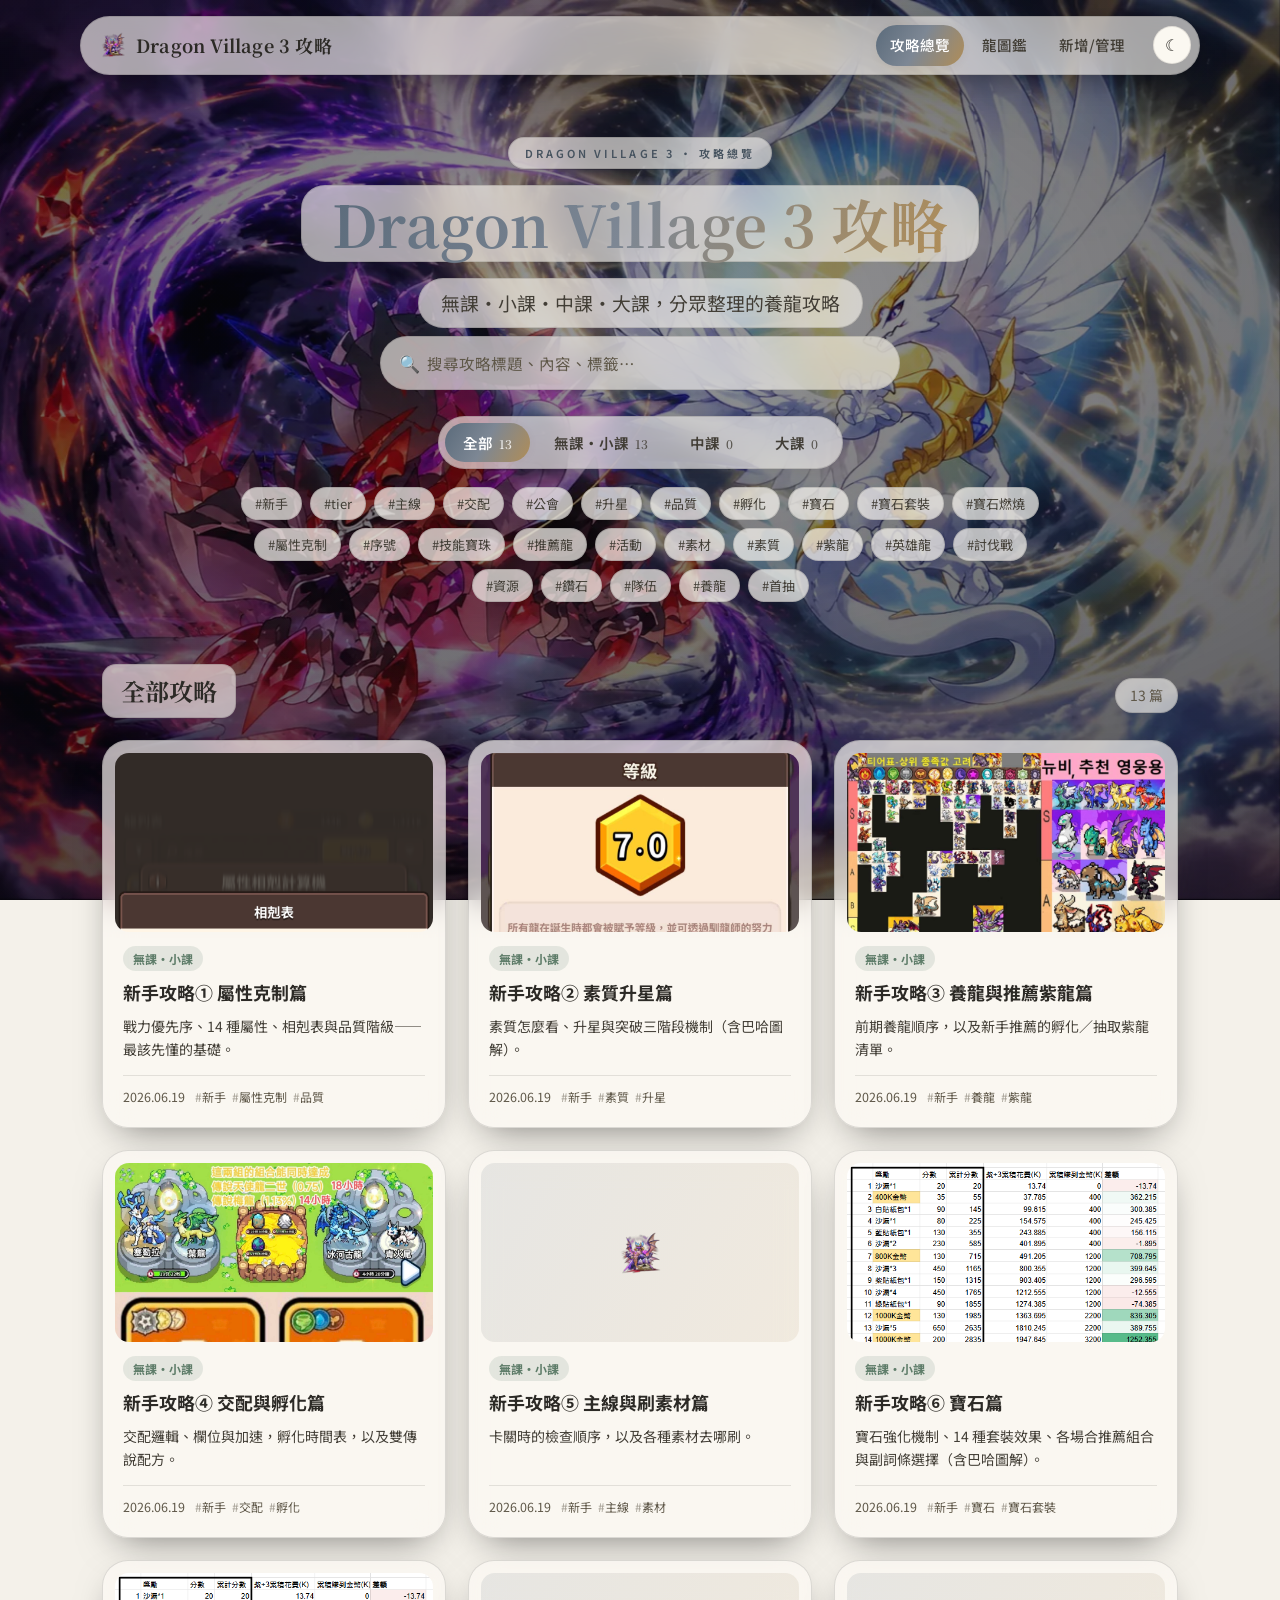
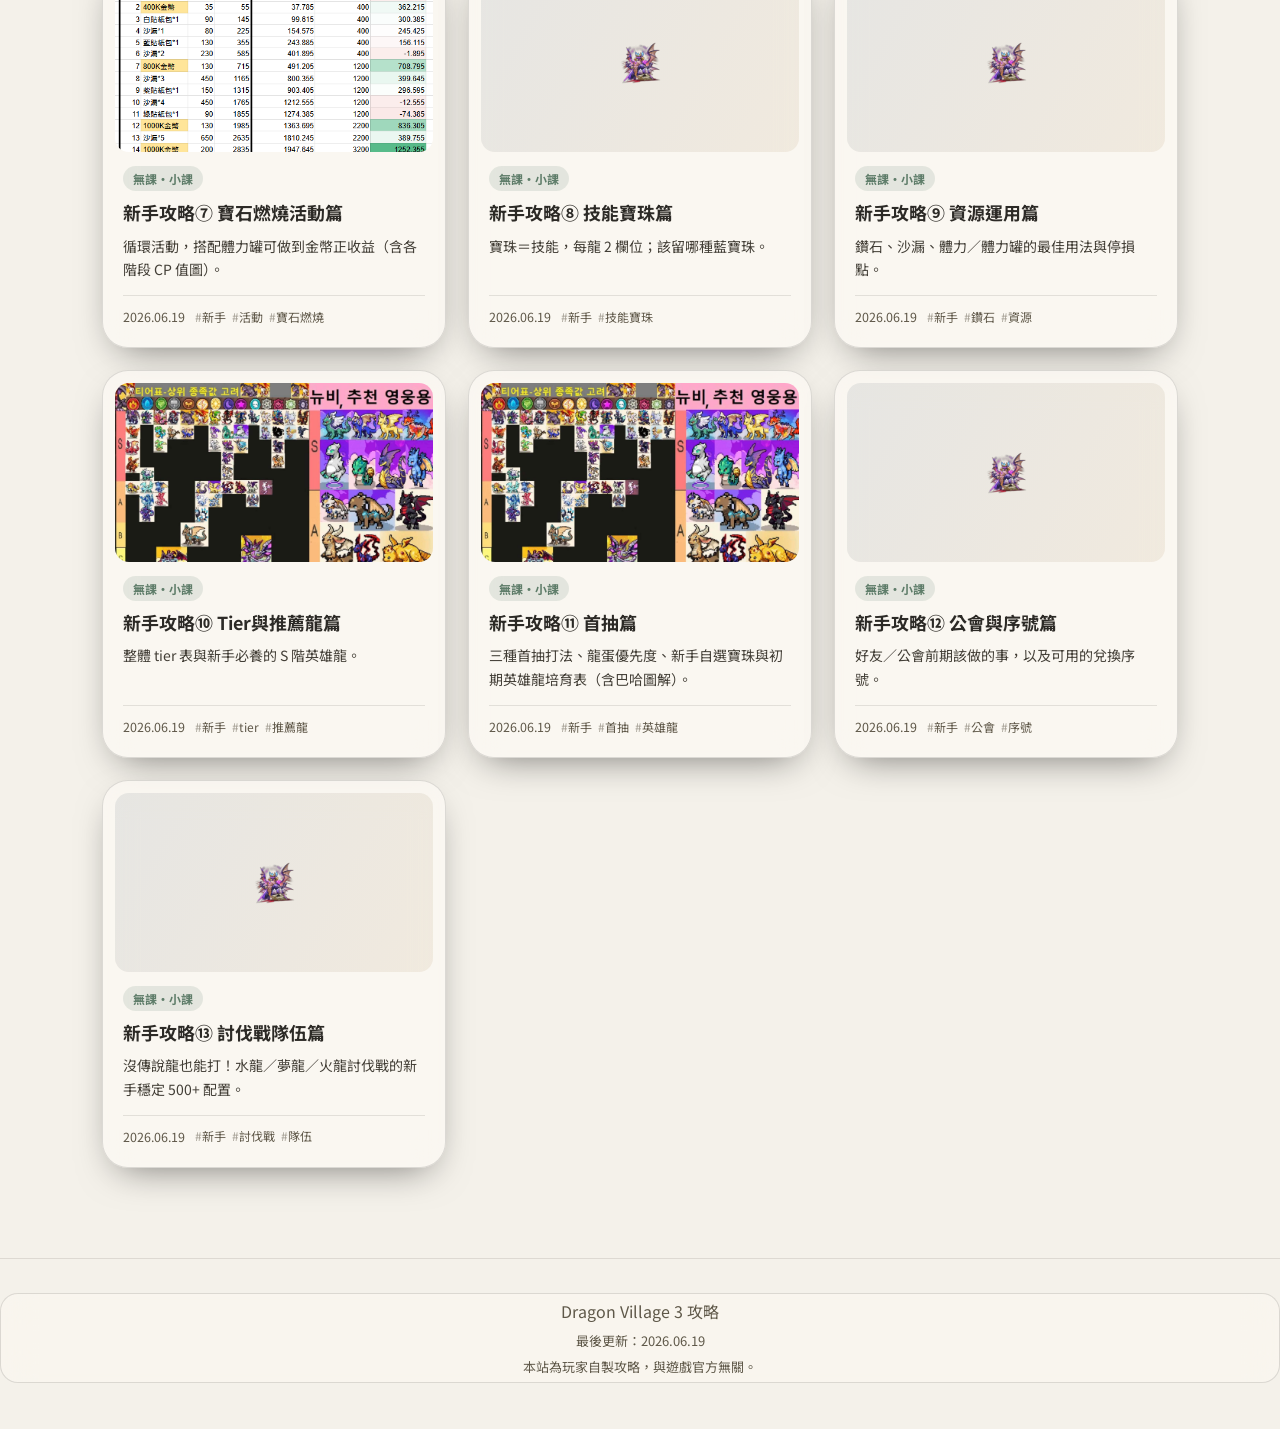
<file: index.html>
<!DOCTYPE html>
<html lang="zh-Hant" data-theme="light">
<head>
  <meta charset="UTF-8" />
  <meta name="viewport" content="width=device-width, initial-scale=1.0" />
  <title>Dragon Village 3 攻略</title>
  <meta name="description" content="Dragon Village 3 養龍攻略，依無課・小課／中課／大課分類整理。" />
  <link rel="icon" type="image/webp" href="assets/img/dragons/dragonslayer.webp" />
  <link rel="stylesheet" href="assets/css/style.css" />
</head>
<body>

  <main class="wrap">
    <!-- Hero -->
    <section class="hero">
      <span class="eyebrow" id="hero-eyebrow">Dragon Village 3 · 攻略總覽</span>
      <h1><span class="grad" id="hero-title">Dragon Village 3 攻略</span></h1>
      <p class="lead" id="hero-lead">無課・小課・中課・大課，分眾整理的養龍攻略</p>

      <div class="search-shell">
        <span class="icon">🔍</span>
        <input class="search-input" id="search" type="search" placeholder="搜尋攻略標題、內容、標籤…" autocomplete="off" />
      </div>

      <div class="tier-tabs" id="tier-tabs"></div>
      <div class="tag-row" id="tag-row"></div>
    </section>

    <!-- 攻略列表 -->
    <section class="section">
      <div class="section-head">
        <h2 id="list-title">全部攻略</h2>
        <span class="muted" id="list-count"></span>
      </div>
      <div class="guide-grid" id="grid"></div>
      <div class="empty" id="empty" style="display:none">
        <div class="big">🥚</div>
        <p>這個分類還沒有攻略。</p>
        <p>到「新增/管理」頁就能加入第一篇！</p>
      </div>
    </section>
  </main>

  <script src="assets/data/guides.js"></script>
  <script src="assets/js/common.js"></script>
  <script src="assets/js/index.js"></script>
</body>
</html>
</file>
<file: assets/css/style.css>
/* =============================================================
 * Dragon Village 3 攻略站 — 樣式 (style.css)
 * 風格：奇幻可愛 × 好讀。支援亮/暗模式 (html[data-theme])。
 * ============================================================= */

/* ---------- 字體 ---------- */
@import url('https://fonts.googleapis.com/css2?family=Noto+Serif+TC:wght@500;600;700;900&family=Noto+Sans+TC:wght@300;400;500;700&display=swap');

/* ---------- 設計變數（亮色為預設） ---------- */
:root {
  --font-base: "Noto Sans TC", system-ui, -apple-system, "Microsoft JhengHei", sans-serif;
  --font-display: "Noto Serif TC", "Noto Sans TC", serif;

  --bg: #f4f1ea;
  --bg-soft: #eae3d4;
  --surface: #fbf8f1;
  --surface-2: #f2ede1;
  --glass: rgba(251, 248, 241, 0.78);

  --text: #2c2a26;
  --text-soft: #6b6456;
  --text-faint: #9b9384;

  --hairline: rgba(60, 52, 40, 0.12);
  --hairline-strong: rgba(60, 52, 40, 0.2);

  --primary: #5b6b7b;
  --primary-ink: #46535f;
  --accent: #b08d57;
  --accent-2: #9a7b5a;

  --grad: linear-gradient(120deg, #5b6b7b 0%, #7d8794 48%, #b08d57 100%);
  --grad-soft: linear-gradient(120deg, rgba(91,107,123,.12), rgba(176,141,87,.12));

  --tier-free: #5f7d6a;
  --tier-free-bg: rgba(95, 125, 106, 0.14);
  --tier-mid: #5a6b85;
  --tier-mid-bg: rgba(90, 107, 133, 0.14);
  --tier-whale: #a8763e;
  --tier-whale-bg: rgba(168, 118, 62, 0.16);

  --shadow-sm: 0 2px 10px rgba(60, 50, 35, 0.06);
  --shadow-md: 0 14px 34px -16px rgba(60, 50, 35, 0.18);
  --shadow-lg: 0 30px 64px -28px rgba(60, 50, 35, 0.26);

  --radius-xl: 26px;
  --radius-lg: 18px;
  --radius-md: 13px;
  --radius-sm: 10px;

  --ease: cubic-bezier(0.32, 0.72, 0, 1);
  --ease-soft: cubic-bezier(0.22, 1, 0.36, 1);

  --maxw: 1120px;
}

html[data-theme="dark"] {
  --bg: #1a1714;
  --bg-soft: #221e18;
  --surface: #24201a;
  --surface-2: #2c281f;
  --glass: rgba(26, 23, 20, 0.72);

  --text: #ece6d8;
  --text-soft: #c2b8a4;
  --text-faint: #8f8676;

  --hairline: rgba(232, 222, 202, 0.1);
  --hairline-strong: rgba(232, 222, 202, 0.18);

  --primary: #9fb0c0;
  --primary-ink: #bcc8d4;
  --accent: #d4ad6f;
  --accent-2: #c2a079;

  --grad: linear-gradient(120deg, #7d8a98 0%, #9aa6b2 48%, #cda86a 100%);
  --grad-soft: linear-gradient(120deg, rgba(159,176,192,.16), rgba(212,173,111,.16));

  --tier-free: #7fa08c;
  --tier-free-bg: rgba(127, 160, 140, 0.16);
  --tier-mid: #8ea3c2;
  --tier-mid-bg: rgba(142, 163, 194, 0.16);
  --tier-whale: #d0a566;
  --tier-whale-bg: rgba(208, 165, 102, 0.18);

  --shadow-sm: 0 2px 12px rgba(0, 0, 0, 0.45);
  --shadow-md: 0 18px 40px -16px rgba(0, 0, 0, 0.6);
  --shadow-lg: 0 40px 80px -28px rgba(0, 0, 0, 0.72);
}

/* ---------- 基礎 ---------- */
* { box-sizing: border-box; }

html { scroll-behavior: smooth; -webkit-text-size-adjust: 100%; }

body {
  margin: 0;
  min-height: 100dvh;
  font-family: var(--font-base);
  color: var(--text);
  background: var(--bg);
  line-height: 1.7;
  overflow-x: hidden;
}

/* 背景奇幻光暈（固定、不影響捲動效能） */
body::before {
  content: "";
  position: fixed;
  inset: 0;
  z-index: -2;
  pointer-events: none;
  background:
    radial-gradient(42rem 42rem at 12% -8%, rgba(91, 107, 123, 0.10), transparent 62%),
    radial-gradient(34rem 34rem at 100% 0%, rgba(176, 141, 87, 0.09), transparent 62%),
    radial-gradient(40rem 40rem at 50% 120%, rgba(95, 125, 106, 0.07), transparent 62%);
}

a { color: var(--primary-ink); text-decoration: none; }
a:hover { text-decoration: underline; }
img { max-width: 100%; }

.wrap { width: 100%; max-width: var(--maxw); margin: 0 auto; padding: 0 22px; }

/* ---------- 浮動玻璃導覽列 ---------- */
.site-nav {
  position: sticky;
  top: 0;
  z-index: 50;
  display: flex;
  justify-content: center;
  padding: 16px 14px;
}
.nav-pill {
  display: flex;
  align-items: center;
  gap: 14px;
  width: min(var(--maxw), 100%);
  padding: 8px 8px 8px 18px;
  background: var(--glass);
  -webkit-backdrop-filter: blur(16px);
  backdrop-filter: blur(16px);
  border: 1px solid var(--hairline);
  border-radius: 999px;
  box-shadow: var(--shadow-md);
}
.nav-brand { display: flex; align-items: center; gap: 9px; color: var(--text); }
.nav-brand:hover { text-decoration: none; }
.nav-logo { font-size: 22px; }
.nav-title { font-family: var(--font-display); font-weight: 700; font-size: 18px; letter-spacing: .2px; }
.nav-links { display: flex; gap: 4px; margin-left: auto; }
.nav-link {
  color: var(--text-soft);
  padding: 8px 14px;
  border-radius: 999px;
  font-size: 14.5px;
  font-weight: 500;
  transition: background .3s var(--ease), color .3s var(--ease);
}
.nav-link:hover { color: var(--text); background: var(--bg-soft); text-decoration: none; }
.nav-link.is-active { color: #fff; background-image: var(--grad); box-shadow: var(--shadow-sm); }
.theme-toggle {
  width: 38px; height: 38px;
  flex: 0 0 38px;
  border: 1px solid var(--hairline);
  border-radius: 999px;
  background: var(--surface);
  color: var(--text);
  font-size: 16px;
  cursor: pointer;
  display: grid; place-items: center;
  transition: transform .3s var(--ease), background .3s var(--ease);
}
.theme-toggle:hover { transform: rotate(-18deg) scale(1.06); background: var(--bg-soft); }

/* ---------- Hero ---------- */
.hero { padding: 46px 0 26px; text-align: center; }
.eyebrow {
  display: inline-block;
  font-size: 11px;
  letter-spacing: .28em;
  text-transform: uppercase;
  font-weight: 600;
  color: var(--primary-ink);
  background: var(--grad-soft);
  border: 1px solid var(--hairline);
  padding: 6px 14px;
  border-radius: 999px;
  margin-bottom: 18px;
}
.hero h1 {
  font-family: var(--font-display);
  font-size: clamp(2.1rem, 6vw, 3.6rem);
  line-height: 1.08;
  margin: 0 0 14px;
  font-weight: 700;
  letter-spacing: .5px;
}
.hero h1 .grad {
  background: var(--grad);
  -webkit-background-clip: text;
  background-clip: text;
  -webkit-text-fill-color: transparent;
}
.hero p.lead {
  max-width: 640px;
  margin: 0 auto 26px;
  color: var(--text-soft);
  font-size: clamp(1rem, 2.5vw, 1.18rem);
}

/* 搜尋框 */
.search-shell {
  position: relative;
  max-width: 520px;
  margin: 0 auto 26px;
}
.search-shell .icon {
  position: absolute; left: 18px; top: 50%; transform: translateY(-50%);
  color: var(--text-faint); font-size: 17px; pointer-events: none;
}
.search-input {
  width: 100%;
  padding: 15px 18px 15px 46px;
  font-family: inherit;
  font-size: 15.5px;
  color: var(--text);
  background: var(--surface);
  border: 1px solid var(--hairline);
  border-radius: 999px;
  box-shadow: var(--shadow-sm);
  outline: none;
  transition: border-color .3s var(--ease), box-shadow .3s var(--ease);
}
.search-input::placeholder { color: var(--text-faint); }
.search-input:focus { border-color: var(--hairline-strong); box-shadow: var(--shadow-md); }

/* ---------- 分類分頁(segmented) ---------- */
.tier-tabs {
  display: inline-flex;
  flex-wrap: wrap;
  justify-content: center;
  gap: 6px;
  padding: 6px;
  background: var(--surface);
  border: 1px solid var(--hairline);
  border-radius: 999px;
  box-shadow: var(--shadow-sm);
  margin: 0 auto;
}
.tier-tab {
  border: 0;
  background: transparent;
  color: var(--text-soft);
  font-family: inherit;
  font-size: 14.5px;
  font-weight: 600;
  padding: 9px 18px;
  border-radius: 999px;
  cursor: pointer;
  transition: color .3s var(--ease), background .35s var(--ease), transform .2s var(--ease);
}
.tier-tab:hover { color: var(--text); }
.tier-tab:active { transform: scale(.97); }
.tier-tab.is-active { color: #fff; background-image: var(--grad); box-shadow: var(--shadow-sm); }
.tier-tab .count {
  font-family: var(--font-display);
  font-size: 12px;
  opacity: .8;
  margin-left: 6px;
}

/* ---------- 標籤 chips ---------- */
.tag-row {
  display: flex; flex-wrap: wrap; gap: 8px;
  justify-content: center;
  margin: 18px auto 0;
  max-width: 820px;
}
.chip {
  border: 1px solid var(--hairline);
  background: var(--surface);
  color: var(--text-soft);
  font-family: inherit;
  font-size: 13px;
  padding: 6px 13px;
  border-radius: 999px;
  cursor: pointer;
  transition: all .25s var(--ease);
}
.chip:hover { color: var(--text); border-color: var(--hairline-strong); }
.chip.is-active { color: var(--primary-ink); background: var(--grad-soft); border-color: var(--hairline-strong); font-weight: 600; }

/* ---------- 攻略卡片網格 ---------- */
.section { padding: 36px 0 60px; }
.section-head {
  display: flex; align-items: baseline; justify-content: space-between;
  gap: 12px; margin-bottom: 22px;
}
.section-head h2 { font-family: var(--font-display); font-size: 1.5rem; margin: 0; font-weight: 700; }
.section-head .muted { color: var(--text-faint); font-size: 14px; }

.guide-grid {
  display: grid;
  grid-template-columns: repeat(auto-fill, minmax(290px, 1fr));
  gap: 22px;
}

.guide-card {
  display: flex;
  flex-direction: column;
  background: var(--surface);
  border: 1px solid var(--hairline);
  border-radius: var(--radius-xl);
  padding: 12px;
  color: var(--text);
  box-shadow: var(--shadow-sm);
  transition: transform .5s var(--ease), box-shadow .5s var(--ease), border-color .5s var(--ease);
  overflow: hidden;
}
.guide-card:hover {
  text-decoration: none;
  transform: translateY(-6px);
  box-shadow: var(--shadow-lg);
  border-color: var(--hairline-strong);
}
.card-cover {
  position: relative;
  aspect-ratio: 16 / 9;
  border-radius: calc(var(--radius-xl) - 12px);
  overflow: hidden;
  background-image: var(--grad-soft);
  display: grid; place-items: center;
}
.card-cover img { width: 100%; height: 100%; object-fit: cover; display: block; }
.card-cover .placeholder { font-size: 40px; opacity: .55; }
.card-body { padding: 14px 8px 8px; display: flex; flex-direction: column; gap: 9px; flex: 1; }
.card-tiers { display: flex; flex-wrap: wrap; gap: 6px; }
.card-title { font-size: 1.12rem; font-weight: 700; line-height: 1.4; margin: 0; }
.card-summary { color: var(--text-soft); font-size: 14px; margin: 0; flex: 1; }
.card-meta {
  display: flex; align-items: center; gap: 10px;
  color: var(--text-faint); font-size: 12.5px;
  margin-top: 4px; padding-top: 10px;
  border-top: 1px solid var(--hairline);
}
.card-tags { display: flex; flex-wrap: wrap; gap: 6px; }
.card-tag { color: var(--text-faint); font-size: 12px; }
.card-tag::before { content: "#"; opacity: .6; }

/* ---------- 分類徽章 ---------- */
.tier-badge {
  display: inline-block;
  font-size: 12px;
  font-weight: 700;
  padding: 3px 10px;
  border-radius: 999px;
  line-height: 1.6;
}
.tier--free  { color: var(--tier-free);  background: var(--tier-free-bg); }
.tier--mid   { color: var(--tier-mid);   background: var(--tier-mid-bg); }
.tier--whale { color: var(--tier-whale); background: var(--tier-whale-bg); }

/* ---------- 空狀態 ---------- */
.empty {
  text-align: center;
  padding: 70px 20px;
  color: var(--text-faint);
}
.empty .big { font-size: 54px; margin-bottom: 10px; }
.empty p { margin: 4px 0; }

/* ---------- 進場動畫 ---------- */
.reveal { opacity: 0; transform: translateY(18px); filter: blur(6px); transition: opacity .7s var(--ease-soft), transform .7s var(--ease-soft), filter .7s var(--ease-soft); }
.reveal.is-in { opacity: 1; transform: none; filter: none; }
@media (prefers-reduced-motion: reduce) {
  .reveal { opacity: 1; transform: none; filter: none; transition: none; }
  html { scroll-behavior: auto; }
}

/* ---------- 攻略內頁 ---------- */
.article-layout {
  display: grid;
  grid-template-columns: 1fr;
  gap: 36px;
  padding: 28px 0 70px;
}
@media (min-width: 1000px) {
  .article-layout { grid-template-columns: minmax(0, 1fr) 240px; }
}
.article-head { margin-bottom: 22px; }
.article-head .tiers { display: flex; gap: 8px; flex-wrap: wrap; margin-bottom: 14px; }
.article-head h1 {
  font-family: var(--font-display);
  font-size: clamp(1.8rem, 4.4vw, 2.6rem);
  line-height: 1.18; margin: 0 0 12px; font-weight: 700;
}
.article-meta { display: flex; flex-wrap: wrap; gap: 14px; color: var(--text-faint); font-size: 13.5px; }
.article-cover { margin: 22px 0; border-radius: var(--radius-lg); overflow: hidden; box-shadow: var(--shadow-md); }
.article-cover img { width: 100%; display: block; }

.back-link {
  display: inline-flex; align-items: center; gap: 7px;
  color: var(--text-soft); font-size: 14px; margin-bottom: 18px;
}
.back-link:hover { color: var(--primary-ink); text-decoration: none; }

/* 內文排版（Markdown 渲染結果） */
.prose { font-size: 16.5px; color: var(--text); }
.prose > *:first-child { margin-top: 0; }
.prose h2 {
  font-family: var(--font-display); font-weight: 700;
  font-size: 1.5rem; margin: 2em 0 .7em; padding-bottom: .3em;
  border-bottom: 1px solid var(--hairline);
  scroll-margin-top: 90px;
}
.prose h3 { font-size: 1.22rem; font-weight: 700; margin: 1.6em 0 .5em; scroll-margin-top: 90px; }
.prose h4 { font-size: 1.06rem; font-weight: 700; margin: 1.3em 0 .4em; }
.prose p { margin: 0 0 1.05em; }
.prose ul, .prose ol { margin: 0 0 1.1em; padding-left: 1.4em; }
.prose li { margin: .35em 0; }
.prose li::marker { color: var(--primary); }
.prose a { color: var(--primary-ink); text-decoration: underline; text-underline-offset: 3px; }
.prose strong { color: var(--text); font-weight: 700; }
.prose img { border-radius: var(--radius-md); box-shadow: var(--shadow-sm); margin: .6em 0; }
.prose blockquote {
  margin: 1.2em 0; padding: 12px 18px;
  background: var(--grad-soft);
  border-left: 4px solid var(--primary);
  border-radius: 0 var(--radius-sm) var(--radius-sm) 0;
  color: var(--text-soft);
}
.prose blockquote p:last-child { margin-bottom: 0; }
.prose code {
  font-family: ui-monospace, "SFMono-Regular", Menlo, Consolas, monospace;
  font-size: .9em;
  background: var(--bg-soft);
  padding: 2px 6px; border-radius: 6px;
}
.prose pre {
  background: var(--surface-2);
  border: 1px solid var(--hairline);
  border-radius: var(--radius-md);
  padding: 16px; overflow: auto; margin: 1.2em 0;
}
.prose pre code { background: none; padding: 0; }
.prose hr { border: 0; height: 1px; background: var(--hairline); margin: 2em 0; }

/* 表格 */
.prose table {
  width: 100%; border-collapse: collapse; margin: 1.2em 0;
  font-size: 15px; overflow: hidden;
  border-radius: var(--radius-md);
  box-shadow: var(--shadow-sm);
}
.prose thead { background-image: var(--grad-soft); }
.prose th, .prose td { padding: 11px 14px; text-align: left; border-bottom: 1px solid var(--hairline); }
.prose th { font-weight: 700; color: var(--text); }
.prose tbody tr:hover { background: var(--bg-soft); }
.prose tbody tr:last-child td { border-bottom: 0; }

/* 影片(YouTube) */
.dv3-video {
  position: relative; width: 100%; aspect-ratio: 16 / 9;
  margin: 1.3em 0; border-radius: var(--radius-md);
  overflow: hidden; box-shadow: var(--shadow-md); background: #000;
}
.dv3-video iframe { position: absolute; inset: 0; width: 100%; height: 100%; border: 0; }

.dv3-rawfallback { white-space: pre-wrap; font-family: var(--font-base); }

/* 來源圖庫(可折疊) */
.prose details {
  margin: 1.3em 0;
  border: 1px solid var(--hairline);
  border-radius: var(--radius-md);
  background: var(--surface-2);
  padding: 4px 16px;
}
.prose details summary {
  cursor: pointer;
  font-weight: 700;
  color: var(--primary-ink);
  padding: 12px 0;
  list-style-position: inside;
}
.prose details[open] summary { margin-bottom: 6px; }
.prose details img { display: block; margin: 10px 0; }
.prose details > p { font-size: 13.5px; color: var(--text-faint); margin: 6px 0 10px; }

/* 目錄 TOC */
.toc { position: relative; }
@media (min-width: 1000px) {
  .toc { position: sticky; top: 92px; align-self: start; }
}
.toc-inner {
  background: var(--surface);
  border: 1px solid var(--hairline);
  border-radius: var(--radius-lg);
  padding: 16px 18px;
  box-shadow: var(--shadow-sm);
}
.toc-title { font-size: 12px; letter-spacing: .15em; text-transform: uppercase; color: var(--text-faint); margin: 0 0 10px; font-weight: 700; }
.toc a { display: block; color: var(--text-soft); font-size: 14px; padding: 5px 0; line-height: 1.4; }
.toc a:hover { color: var(--primary-ink); text-decoration: none; }
.toc a.lvl-3 { padding-left: 14px; font-size: 13px; }

/* ---------- 頁尾 ---------- */
.site-footer {
  border-top: 1px solid var(--hairline);
  margin-top: 30px;
  padding: 34px 0 46px;
  text-align: center;
  color: var(--text-faint);
}
.footer-inner p { margin: 4px 0; }
.footer-sub { font-size: 13px; }

/* =============================================================
 * 後台編輯器 (editor.html)
 * ============================================================= */
.editor-wrap { padding: 18px 0 70px; }
.editor-head { text-align: center; margin-bottom: 22px; }
.editor-head h1 { font-family: var(--font-display); font-size: clamp(1.6rem,4vw,2.2rem); margin: 0 0 8px; }
.editor-head p { color: var(--text-soft); margin: 0; }

.editor-grid { display: grid; grid-template-columns: 1fr; gap: 22px; }
@media (min-width: 980px) { .editor-grid { grid-template-columns: 300px 1fr; align-items: start; } }

.panel {
  background: var(--surface);
  border: 1px solid var(--hairline);
  border-radius: var(--radius-lg);
  box-shadow: var(--shadow-sm);
  padding: 18px;
}
.panel h3 { margin: 0 0 12px; font-family: var(--font-display); font-size: 1.1rem; }

.glist { display: flex; flex-direction: column; gap: 8px; max-height: 60vh; overflow: auto; }
.glist-item {
  display: flex; align-items: center; gap: 8px;
  padding: 10px 12px; border-radius: var(--radius-sm);
  border: 1px solid var(--hairline); cursor: pointer;
  transition: all .25s var(--ease);
}
.glist-item:hover { border-color: var(--hairline-strong); background: var(--bg-soft); }
.glist-item.is-active { background: var(--grad-soft); border-color: var(--hairline-strong); }
.glist-item .gi-title { font-size: 14px; font-weight: 600; flex: 1; overflow: hidden; text-overflow: ellipsis; white-space: nowrap; }
.glist-item .gi-del {
  border: 0; background: transparent; color: var(--text-faint);
  cursor: pointer; font-size: 16px; padding: 2px 6px; border-radius: 6px;
}
.glist-item .gi-del:hover { color: #e0556e; background: rgba(224,85,110,.12); }

.field { margin-bottom: 16px; }
.field label { display: block; font-size: 13.5px; font-weight: 600; margin-bottom: 6px; color: var(--text-soft); }
.field .hint { font-weight: 400; color: var(--text-faint); font-size: 12px; }
.input, .textarea, .select {
  width: 100%; font-family: inherit; font-size: 15px; color: var(--text);
  background: var(--surface-2); border: 1px solid var(--hairline);
  border-radius: var(--radius-sm); padding: 11px 13px; outline: none;
  transition: border-color .25s var(--ease), box-shadow .25s var(--ease);
}
.input:focus, .textarea:focus, .select:focus { border-color: var(--hairline-strong); box-shadow: var(--shadow-sm); }
.textarea { resize: vertical; min-height: 320px; line-height: 1.6; font-size: 14.5px; }
.tier-check { display: flex; flex-wrap: wrap; gap: 10px; }
.tier-check label {
  display: inline-flex; align-items: center; gap: 7px;
  background: var(--surface-2); border: 1px solid var(--hairline);
  padding: 8px 14px; border-radius: 999px; cursor: pointer; font-weight: 600;
  font-size: 14px; margin: 0; color: var(--text);
}
.tier-check input { accent-color: var(--primary); width: 16px; height: 16px; }

.toolbar { display: flex; flex-wrap: wrap; gap: 6px; margin-bottom: 8px; }
.tool-btn {
  border: 1px solid var(--hairline); background: var(--surface);
  color: var(--text-soft); font-family: inherit; font-size: 13px;
  padding: 6px 11px; border-radius: 8px; cursor: pointer;
  transition: all .2s var(--ease);
}
.tool-btn:hover { color: var(--text); border-color: var(--hairline-strong); background: var(--bg-soft); }

.editor-cols { display: grid; grid-template-columns: 1fr; gap: 16px; }
@media (min-width: 1180px) { .editor-cols { grid-template-columns: 1fr 1fr; } }
.preview-box {
  background: var(--surface-2); border: 1px dashed var(--hairline-strong);
  border-radius: var(--radius-md); padding: 16px; min-height: 320px; overflow: auto;
}
.preview-box .preview-label { font-size: 12px; color: var(--text-faint); letter-spacing: .1em; text-transform: uppercase; margin-bottom: 10px; }

.btn-row { display: flex; flex-wrap: wrap; gap: 10px; margin-top: 16px; }
.btn {
  font-family: inherit; font-weight: 700; font-size: 14.5px;
  padding: 12px 20px; border-radius: 999px; cursor: pointer;
  border: 1px solid var(--hairline); background: var(--surface); color: var(--text);
  transition: transform .2s var(--ease), box-shadow .3s var(--ease), background .3s var(--ease);
}
.btn:hover { transform: translateY(-1px); box-shadow: var(--shadow-sm); }
.btn:active { transform: scale(.98); }
.btn--primary { border: 0; color: #fff; background-image: var(--grad); box-shadow: var(--shadow-md); }
.btn--ghost { background: transparent; }

.toast {
  position: fixed; left: 50%; bottom: 28px; transform: translateX(-50%) translateY(20px);
  background: var(--text); color: var(--bg);
  padding: 12px 22px; border-radius: 999px; font-size: 14px; font-weight: 600;
  box-shadow: var(--shadow-lg); opacity: 0; pointer-events: none;
  transition: opacity .3s var(--ease), transform .3s var(--ease); z-index: 80;
}
.toast.show { opacity: 1; transform: translateX(-50%) translateY(0); }

.note {
  background: var(--grad-soft); border: 1px solid va
/* 龍圖鑑：圖片與稀有度 */
.dex-thumb { width: 42px; height: 42px; border-radius: 9px; object-fit: cover; background: var(--bg-soft); display: block; }
.name-cell { display: flex; align-items: center; gap: 11px; }
.name-cell .nm { font-weight: 700; color: var(--text); }
.rarity { font-size: 11px; font-weight: 700; padding: 1px 8px; border-radius: 999px; white-space: nowrap; }
.rarity--legend { color: var(--tier-whale); background: var(--tier-whale-bg); }
.rarity--hero   { color: var(--primary-ink); background: var(--grad-soft); }
.rarity--rare   { color: var(--tier-free); background: var(--tier-free-bg); }
.cmp-portraits { display: flex; flex-wrap: wrap; gap: 14px; margin-bottom: 14px; }
.cmp-card { text-align: center; }
.cmp-card img { width: 72px; height: 72px; border-radius: 12px; object-fit: cover; box-shadow: var(--shadow-sm); display:block; }
.cmp-card span { display: block; font-size: 12.5px; margin-top: 5px; font-weight: 600; }

/* 比較面板：技能描述 */
.cmp-skill { text-align: left; }
.cmp-skill b { color: var(--text); }
.cmp-desc { font-size: 12px; color: var(--text-soft); font-weight: 400; margin-top: 3px; line-height: 1.5; }
table.dex td.passive { cursor: help; }

/* ---------- 文青：紙感紋理 + 質感微調 ---------- */
body::after{
  content:""; position:fixed; inset:0; z-index:-1; pointer-events:none; opacity:.05;
  background-image:url("data:image/svg+xml,%3Csvg xmlns='http://www.w3.org/2000/svg' width='140' height='140'%3E%3Cfilter id='n'%3E%3CfeTurbulence type='fractalNoise' baseFrequency='0.9' numOctaves='2' stitchTiles='stitch'/%3E%3C/filter%3E%3Crect width='140' height='140' filter='url(%23n)'/%3E%3C/svg%3E");
}
.hero h1 { letter-spacing: .02em; font-weight: 700; }
.eyebrow { text-transform: none; letter-spacing: .24em; font-weight: 500; border-radius: 4px; }
.nav-title { letter-spacing: .04em; }
.card-title, .section-head h2, .article-head h1, .editor-head h1 { letter-spacing: .01em; }
.tier-badge, .elem, .rarity { border-radius: 5px; }
.nav-pill, .tier-tabs { border-radius: 16px; }

/* ---------- 首頁：雙龍對戰 3D 背景 ---------- */
.hero--stage { position: relative; overflow: hidden; padding-top: 60px; padding-bottom: 26px; }
.hero-inner { position: relative; z-index: 2; }
.hero-stage { position: absolute; inset: 0; z-index: 0; perspective: 1200px; pointer-events: none; }
.hero-dragon {
  position: absolute; top: 50%; width: min(40vw, 420px);
  transform-style: preserve-3d; will-change: transform;
  transition: transform .25s var(--ease-soft);
  animation: dragonGlow 4.5s ease-in-out infinite;
}
.hero-dragon--l { left: -3%; transform: translateY(-50%) rotateY(16deg) rotateZ(-4deg); }
.hero-dragon--r { right: -3%; transform: translateY(-50%) rotateY(-16deg) rotateZ(4deg) scaleX(-1); animation-delay: .6s; }
.hero-clash {
  position: absolute; left: 50%; top: 48%; width: 38%; height: 56%; transform: translate(-50%,-50%);
  background: radial-gradient(closest-side, rgba(176,141,87,.55), rgba(176,141,87,.14) 42%, transparent 72%);
  filter: blur(6px); animation: clashPulse 2.6s ease-in-out infinite;
}
.hero-stage::after {
  content: ""; position: absolute; inset: 0;
  background:
    radial-gradient(58% 64% at 50% 46%, rgba(244,241,234,.82), rgba(244,241,234,.35) 55%, transparent 80%),
    linear-gradient(to bottom, transparent 58%, var(--bg) 100%);
}
html[data-theme="dark"] .hero-stage::after {
  background:
    radial-gradient(58% 64% at 50% 46%, rgba(26,23,20,.84), rgba(26,23,20,.4) 55%, transparent 80%),
    linear-gradient(to bottom, transparent 58%, var(--bg) 100%);
}
@keyframes dragonGlow { 0%,100%{ filter: drop-shadow(0 22px 26px rgba(0,0,0,.2)); } 50%{ filter: drop-shadow(0 26px 50px rgba(176,141,87,.42)); } }
@keyframes clashPulse { 0%,100%{ opacity:.4; transform:translate(-50%,-50%) scale(.92);} 50%{ opacity:.85; transform:translate(-50%,-50%) scale(1.06);} }
@media (max-width: 680px){
  .hero-dragon { width: 60vw; opacity: .4; }
  .hero-stage::after { background: radial-gradient(72% 60% at 50% 46%, rgba(244,241,234,.88), rgba(244,241,234,.5) 60%, transparent 88%), linear-gradient(to bottom, transparent 52%, var(--bg) 100%); }
  html[data-theme="dark"] .hero-stage::after { background: radial-gradient(72% 60% at 50% 46%, rgba(26,23,20,.88), rgba(26,23,20,.55) 60%, transparent 88%), linear-gradient(to bottom, transparent 52%, var(--bg) 100%); }
}
@media (prefers-reduced-motion: reduce){ .hero-dragon, .hero-clash { animation: none !important; } }

/* ---------- 全站雙龍對戰背景（滿版・自動動畫） ---------- */
body::before { z-index: -3; }
.bg-stage { position: fixed; inset: 0; z-index: -2; pointer-events: none; overflow: hidden; transition: transform .5s var(--ease-soft); }
.bg-dragon {
  position: absolute; top: 50%; height: 112vh; width: auto; max-width: none;
  transform: translateY(-50%); opacity: .34; filter: saturate(.98) contrast(1.04); will-change: transform;
}
.bg-dragon--l { left: -4vw; animation: clashL 7s ease-in-out infinite; }
.bg-dragon--r { right: -4vw; animation: clashR 7s ease-in-out infinite; }
.bg-clash {
  position: absolute; left: 50%; top: 50%; width: 48vw; height: 62vh; transform: translate(-50%,-50%);
  background: radial-gradient(closest-side, rgba(176,141,87,.5), rgba(176,141,87,.12) 45%, transparent 72%);
  filter: blur(20px); animation: clashPulse 7s ease-in-out infinite;
}
html[data-theme="dark"] .bg-dragon { opacity: .46; }
html[data-theme="dark"] .bg-clash { background: radial-gradient(closest-side, rgba(212,173,111,.5), rgba(212,173,111,.12) 45%, transparent 72%); }
@keyframes clashL { 0%,100% { transform: translateY(-50%) translateX(0) rotate(-2deg); } 50% { transform: translateY(-51%) translateX(7vw) rotate(1.5deg); } }
@keyframes clashR { 0%,100% { transform: translateY(-50%) scaleX(-1) translateX(0) rotate(-2deg); } 50% { transform: translateY(-49%) scaleX(-1) translateX(7vw) rotate(1.5deg); } }
@keyframes clashPulse { 0%,100% { opacity: .3; transform: translate(-50%,-50%) scale(.85); } 50% { opacity: .82; transform: translate(-50%,-50%) scale(1.16); } }
@media (max-width: 760px) { .bg-dragon { height: 66vh; opacity: .16; } .bg-clash { width: 82vw; } }
@media (prefers-reduced-motion: reduce) { .bg-dragon, .bg-clash { animation: none !important; } }
</file>
